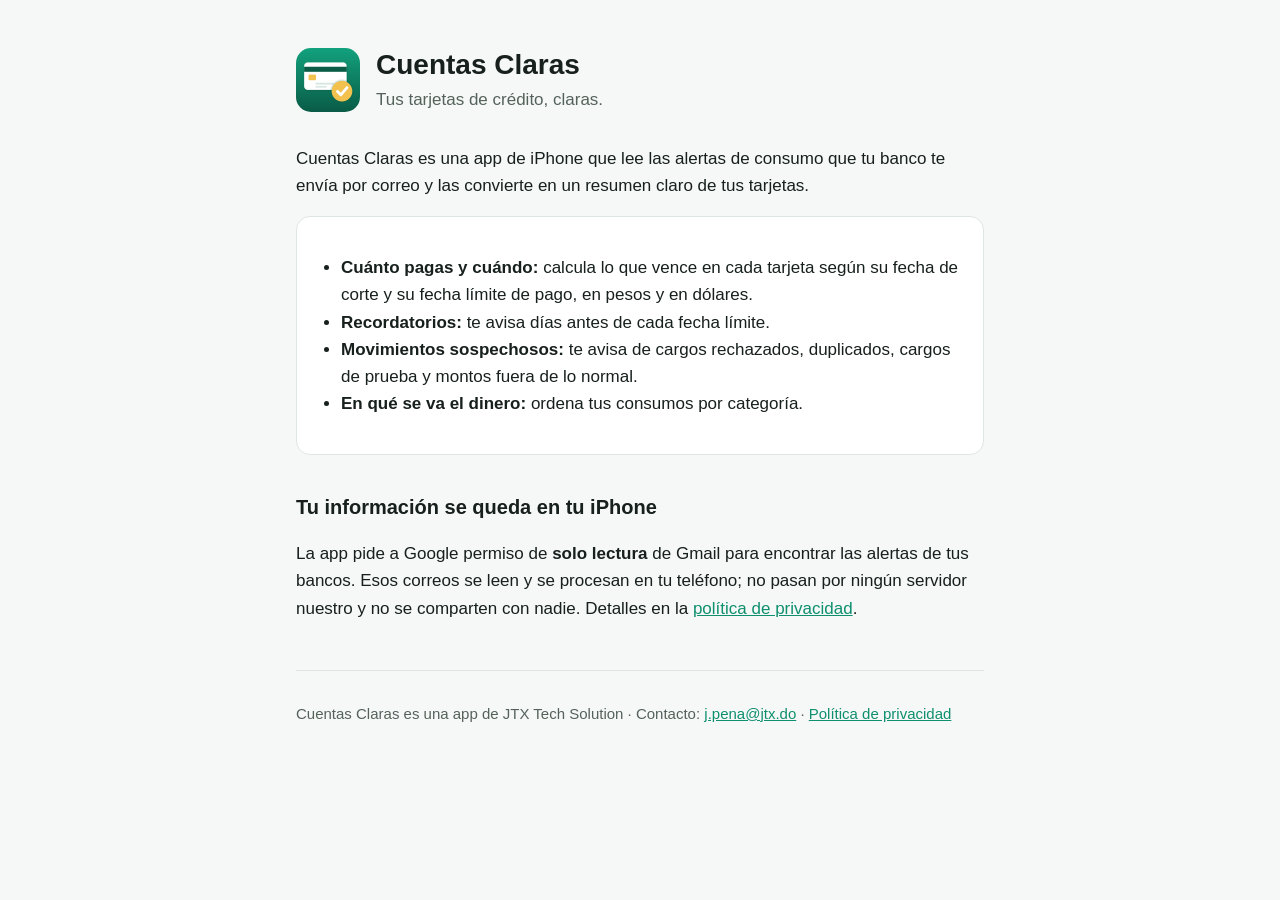
<file: index.html>
<!doctype html>
<html lang="es">
<head>
  <meta charset="utf-8">
  <meta name="viewport" content="width=device-width, initial-scale=1">
  <title>Cuentas Claras</title>
  <meta name="description" content="App de iPhone para llevar tus tarjetas de crédito: lee tus alertas de consumo, te dice cuánto pagas y cuándo, y te avisa de movimientos raros.">
  <link rel="stylesheet" href="estilo.css">
</head>
<body>
<main>
  <header>
    <img src="icono.png" alt="">
    <div>
      <h1>Cuentas Claras</h1>
      <p>Tus tarjetas de crédito, claras.</p>
    </div>
  </header>

  <p>Cuentas Claras es una app de iPhone que lee las alertas de consumo que tu banco te envía por correo y las convierte en un resumen claro de tus tarjetas.</p>

  <div class="tarjeta">
    <ul>
      <li><strong>Cuánto pagas y cuándo:</strong> calcula lo que vence en cada tarjeta según su fecha de corte y su fecha límite de pago, en pesos y en dólares.</li>
      <li><strong>Recordatorios:</strong> te avisa días antes de cada fecha límite.</li>
      <li><strong>Movimientos sospechosos:</strong> te avisa de cargos rechazados, duplicados, cargos de prueba y montos fuera de lo normal.</li>
      <li><strong>En qué se va el dinero:</strong> ordena tus consumos por categoría.</li>
    </ul>
  </div>

  <h2>Tu información se queda en tu iPhone</h2>
  <p>La app pide a Google permiso de <strong>solo lectura</strong> de Gmail para encontrar las alertas de tus bancos. Esos correos se leen y se procesan en tu teléfono; no pasan por ningún servidor nuestro y no se comparten con nadie. Detalles en la <a href="privacidad.html">política de privacidad</a>.</p>

  <footer>
    <p class="suave">Cuentas Claras es una app de JTX Tech Solution · Contacto: <a href="mailto:j.pena@jtx.do">j.pena@jtx.do</a> · <a href="privacidad.html">Política de privacidad</a></p>
  </footer>
</main>
</body>
</html>
</file>
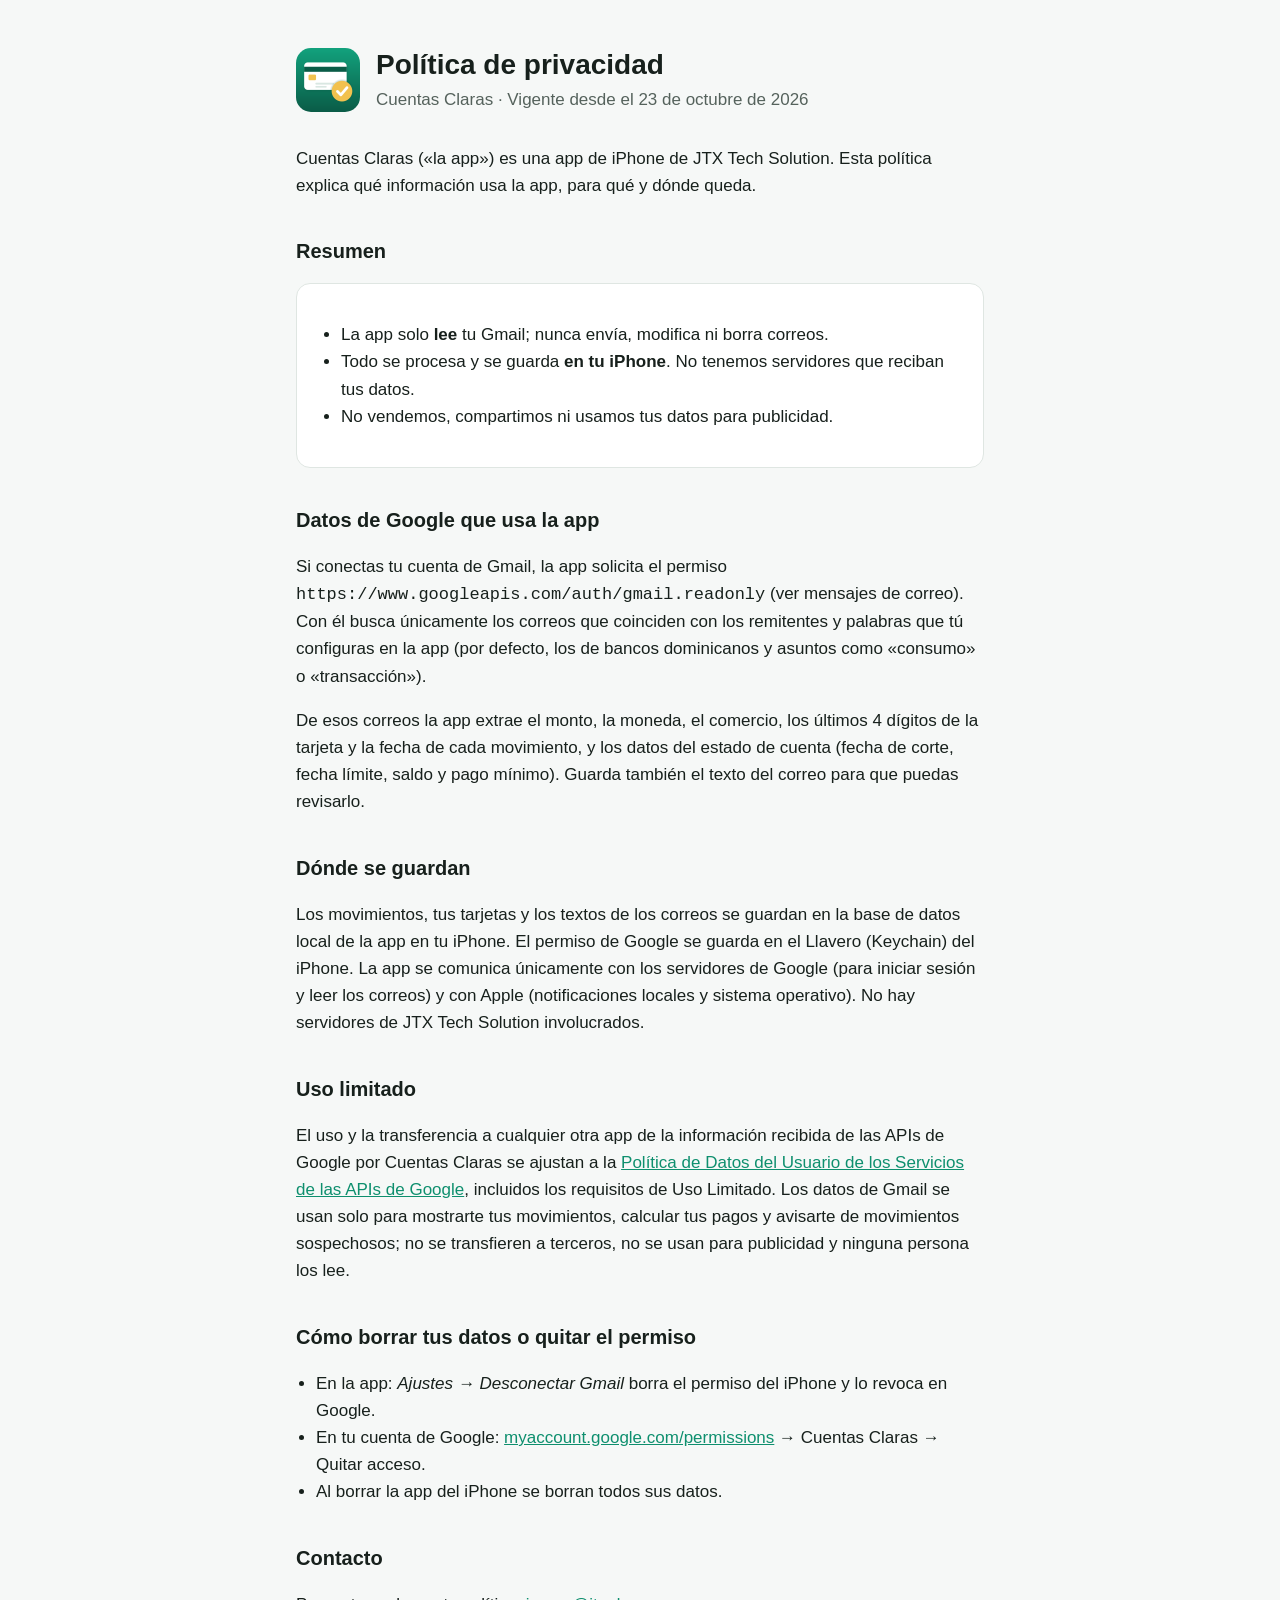
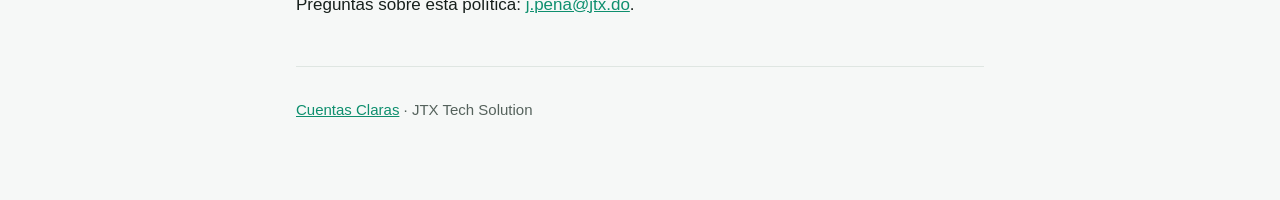
<file: privacidad.html>
<!doctype html>
<html lang="es">
<head>
  <meta charset="utf-8">
  <meta name="viewport" content="width=device-width, initial-scale=1">
  <title>Privacidad · Cuentas Claras</title>
  <meta name="description" content="Política de privacidad de la app Cuentas Claras.">
  <link rel="stylesheet" href="estilo.css">
</head>
<body>
<main>
  <header>
    <img src="icono.png" alt="">
    <div>
      <h1>Política de privacidad</h1>
      <p>Cuentas Claras · Vigente desde el 23 de octubre de 2026</p>
    </div>
  </header>

  <p>Cuentas Claras («la app») es una app de iPhone de JTX Tech Solution. Esta política explica qué información usa la app, para qué y dónde queda.</p>

  <h2>Resumen</h2>
  <div class="tarjeta">
    <ul>
      <li>La app solo <strong>lee</strong> tu Gmail; nunca envía, modifica ni borra correos.</li>
      <li>Todo se procesa y se guarda <strong>en tu iPhone</strong>. No tenemos servidores que reciban tus datos.</li>
      <li>No vendemos, compartimos ni usamos tus datos para publicidad.</li>
    </ul>
  </div>

  <h2>Datos de Google que usa la app</h2>
  <p>Si conectas tu cuenta de Gmail, la app solicita el permiso <code>https://www.googleapis.com/auth/gmail.readonly</code> (ver mensajes de correo). Con él busca únicamente los correos que coinciden con los remitentes y palabras que tú configuras en la app (por defecto, los de bancos dominicanos y asuntos como «consumo» o «transacción»).</p>
  <p>De esos correos la app extrae el monto, la moneda, el comercio, los últimos 4 dígitos de la tarjeta y la fecha de cada movimiento, y los datos del estado de cuenta (fecha de corte, fecha límite, saldo y pago mínimo). Guarda también el texto del correo para que puedas revisarlo.</p>

  <h2>Dónde se guardan</h2>
  <p>Los movimientos, tus tarjetas y los textos de los correos se guardan en la base de datos local de la app en tu iPhone. El permiso de Google se guarda en el Llavero (Keychain) del iPhone. La app se comunica únicamente con los servidores de Google (para iniciar sesión y leer los correos) y con Apple (notificaciones locales y sistema operativo). No hay servidores de JTX Tech Solution involucrados.</p>

  <h2>Uso limitado</h2>
  <p>El uso y la transferencia a cualquier otra app de la información recibida de las APIs de Google por Cuentas Claras se ajustan a la <a href="https://developers.google.com/terms/api-services-user-data-policy">Política de Datos del Usuario de los Servicios de las APIs de Google</a>, incluidos los requisitos de Uso Limitado. Los datos de Gmail se usan solo para mostrarte tus movimientos, calcular tus pagos y avisarte de movimientos sospechosos; no se transfieren a terceros, no se usan para publicidad y ninguna persona los lee.</p>

  <h2>Cómo borrar tus datos o quitar el permiso</h2>
  <ul>
    <li>En la app: <em>Ajustes → Desconectar Gmail</em> borra el permiso del iPhone y lo revoca en Google.</li>
    <li>En tu cuenta de Google: <a href="https://myaccount.google.com/permissions">myaccount.google.com/permissions</a> → Cuentas Claras → Quitar acceso.</li>
    <li>Al borrar la app del iPhone se borran todos sus datos.</li>
  </ul>

  <h2>Contacto</h2>
  <p>Preguntas sobre esta política: <a href="mailto:j.pena@jtx.do">j.pena@jtx.do</a>.</p>

  <footer>
    <p class="suave"><a href="index.html">Cuentas Claras</a> · JTX Tech Solution</p>
  </footer>
</main>
</body>
</html>
</file>
<file: estilo.css>
:root {
  --fondo: #f6f8f7;
  --texto: #17201c;
  --suave: #55625c;
  --acento: #0e8f6e;
  --tarjeta: #ffffff;
  --borde: #dfe6e2;
}

@media (prefers-color-scheme: dark) {
  :root {
    --fondo: #0f1513;
    --texto: #e8eeeb;
    --suave: #a3b0aa;
    --acento: #14b88a;
    --tarjeta: #18201d;
    --borde: #2a3531;
  }
}

* { box-sizing: border-box; }

body {
  margin: 0;
  background: var(--fondo);
  color: var(--texto);
  font: 17px/1.6 -apple-system, BlinkMacSystemFont, "Segoe UI", Roboto, sans-serif;
}

main {
  max-width: 720px;
  margin: 0 auto;
  padding: 48px 16px 64px;
}

header { display: flex; align-items: center; gap: 16px; margin-bottom: 32px; }
header img { width: 64px; height: 64px; border-radius: 15px; }
header h1 { margin: 0; font-size: 28px; line-height: 1.2; }
header p { margin: 4px 0 0; color: var(--suave); }

h2 { font-size: 20px; margin: 36px 0 8px; }
p, li { color: var(--texto); }
.suave { color: var(--suave); font-size: 15px; }
a { color: var(--acento); }

.tarjeta {
  background: var(--tarjeta);
  border: 1px solid var(--borde);
  border-radius: 14px;
  padding: 20px 24px;
  margin: 16px 0;
}

ul { padding-left: 20px; }
footer { margin-top: 48px; border-top: 1px solid var(--borde); padding-top: 16px; }
</file>
